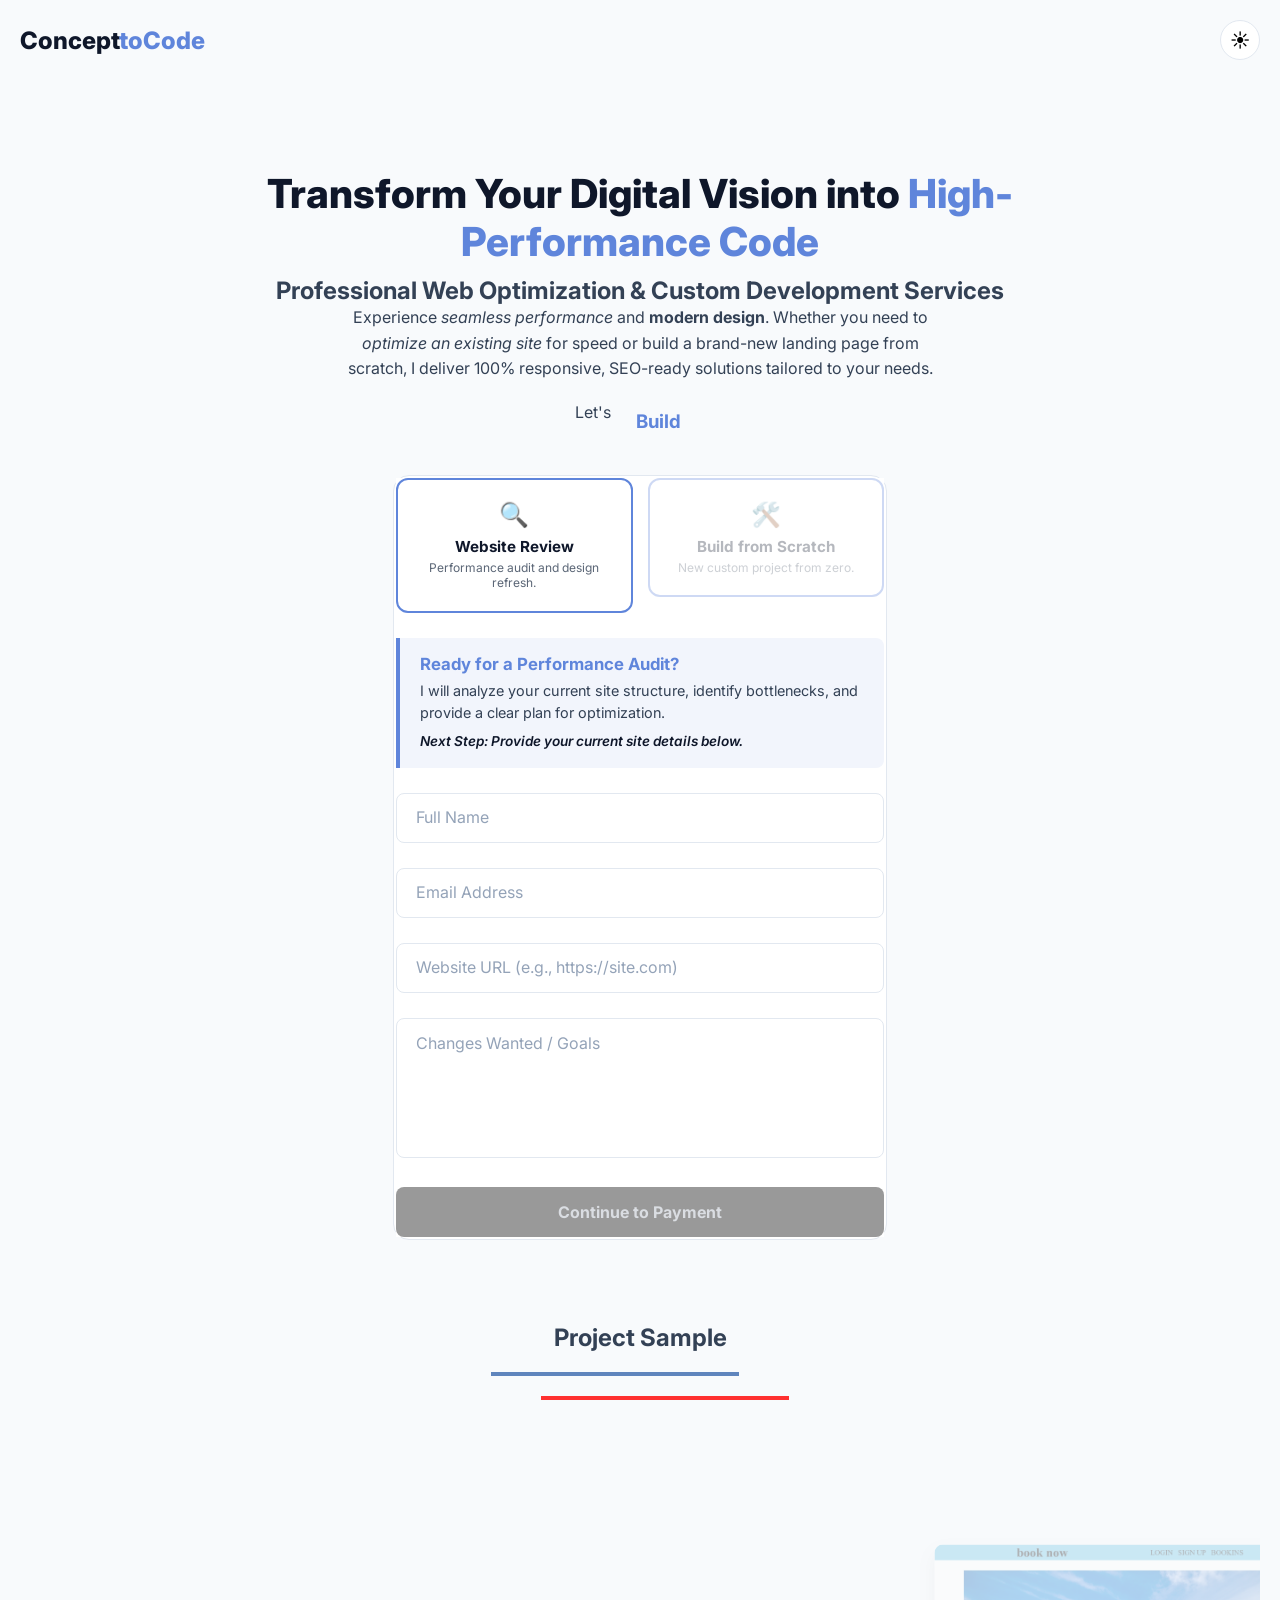
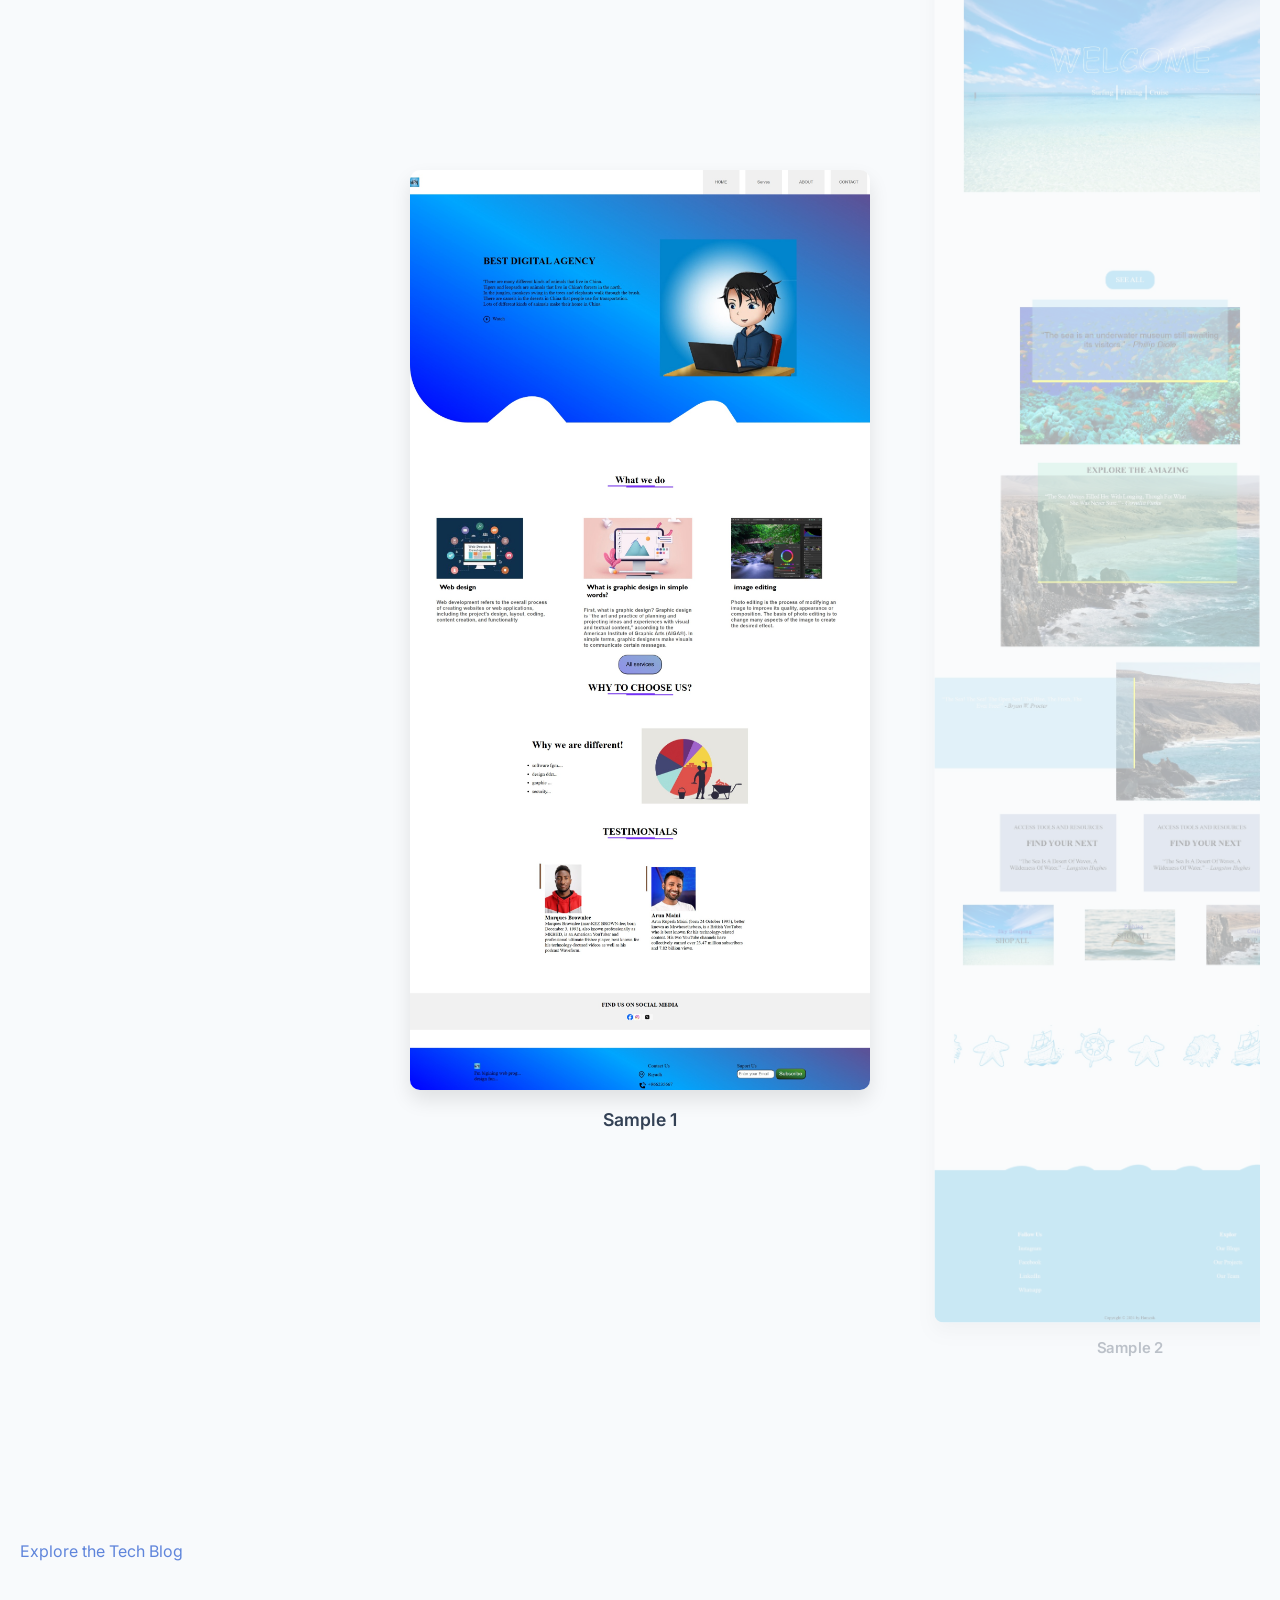
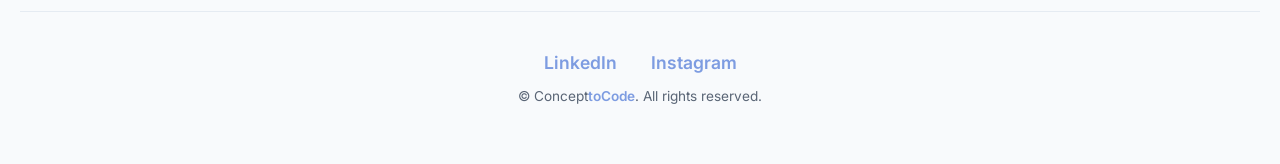
<file: index.html>
<!DOCTYPE html>
<html lang="en">

<head>
    <meta charset="UTF-8">
    <meta name="viewport" content="width=device-width, initial-scale=1.0">
    <title>Concept to Code | Web Performance & Development</title>
    
    <meta name="description" content="Professional web optimization and development services. Improve your HTML, CSS, and WordPress site performance.">
    <link rel="canonical" href="https://concept-to-code.onrender.com/">
    <meta name="google-site-verification" content="UwuhJ7MIzwfPzLMjFxO9iUl059d6YnelJ4u1yzM6uP0" />

    <meta property="og:type" content="website">
    <meta property="og:url" content="https://ctocweb.com/">
    <meta property="og:title" content="Concept to Code | Web Performance & Development">
    <meta property="og:description" content="Expert web optimization and custom development services to boost your site speed and user experience.">
    <meta property="og:image" content="https://ctocweb.com/tab-icon.png">
    
    <link rel="icon" type="image/png" href="tab-icon.png">
    <link rel="apple-touch-icon" href="tab-icon.png">
    <link href="https://fonts.googleapis.com/css2?family=Inter:wght@400;600;800&family=IBM+Plex+Sans+Arabic:wght@400;600;700&display=swap" rel="stylesheet">
    
    <link rel="stylesheet" href="styles.css">
    <script src="script.js" defer></script>
</head>
<body>

<nav>
    <div class="logo">Concept<span>toCode</span></div>
    
    <div class="nav-right">
        <div class="theme" id="theme-track-container">
            <button id="theme-icon-btn">☀️</button>
        </div>
    </div>
</nav>

<header class="welcome-section">
    <p class="abt" lang="ar" dir="rtl">بِسْمِ اللهِ الرَّحْمٰنِ الرَّحِيْمِ</h2>
    <h1>Transform Your Digital Vision into <span>High-Performance Code</span></h1>
    <h2>Professional Web Optimization & Custom Development Services</h2>
    <p>
        Experience <i>seamless performance</i> and <b>modern design</b>. Whether you need to <em>optimize an existing site</em> for speed or build a brand-new landing page from scratch, I deliver 100% responsive, SEO-ready solutions tailored to your needs. <br>
    </p>
    <span class="ss">Let's
        <span class="alter">
            <h3>build</h3>
            <h3>create</h3>
            <h3>innovate</h3>
        </span>
    </span>
</header>

<div class="form-wrapper">
    <div class="effect"></div>
<section class="form-container">
    <form id="mainForm" action="https://api.web3forms.com/submit" method="POST">
    <input type="hidden" name="access_key" value="347c16f5-f06c-457a-ad36-ebbf8584022c">

    <div id="step-1">
        <div id="phase-1-content">
            
            <div class="project-type-selection">
                <label class="type-card">
                    <input type="radio" name="projectType" value="review" checked onchange="togglePhase1Fields()">
                    <div class="card-content">
                         <span class="icon">🔍</span>
                        <h3>Website Review</h3> 
                        <p>Performance audit and design refresh.</p>
                    </div>
                </label>
                <label class="type-card">
                    <input type="radio" name="projectType" value="scratch" onchange="togglePhase1Fields()">
                    <div class="card-content">
                        <span class="icon">🛠️</span>
                        <h3>Build from Scratch</h3>
                        <p>New custom project from zero.</p>
                    </div>
                </label>
            </div>

            <div id="selection-message-container" class="selection-message hidden">
                <h4 id="selection-header"></h4>
                <p id="selection-body"></p>
                <p class="selection-cta" id="selection-cta"></p>
            </div>

            <div class="input-group">
                <input type="text" id="client-name" name="Client Name" class="input-field" placeholder=" " required oninput="validatePhase1()">
                <label>Full Name</label>
            </div>

            <div class="input-group">
                <input type="email" id="client-email" name="Email" class="input-field" placeholder=" " required oninput="validatePhase1()">
                <label>Email Address</label>
                <div class="email-btn-container">
                    <button type="button" class="quick-email-btn" onclick="appendEmailDomain('@gmail.com')">@gmail.com</button>
                    <button type="button" class="quick-email-btn" onclick="appendEmailDomain('@')">@</button>
                    <button type="button" class="quick-email-btn" onclick="appendEmailDomain('.com')">.com</button>
                </div>
            </div>

            <div id="fields-review">
                <div class="input-group">
                    <input type="url" id="current-url" name="Current_Website" class="input-field" placeholder=" " oninput="validatePhase1()">
                    <label>Website URL (e.g., https://site.com)</label>
                </div> 
                <div class="input-group">
                    <textarea id="changes-wanted" name="Changes_Wanted" class="input-field" placeholder=" " oninput="validatePhase1()"></textarea>
                    <label>Changes Wanted / Goals</label>
                </div>
            </div>

            <div id="fields-scratch" class="hidden">
                <div class="input-group">
                    <textarea id="project-details" name="Project_Details" class="input-field" placeholder=" " oninput="validatePhase1()"></textarea>
                    <label>Project Details / Industry</label>
                </div>
                <p class="text">
                    *Custom development pricing plans will be shown on the next step.
                </p>
            </div>

            <div id="next-btn-container" style="display: flex; justify-content: center; margin-top: 10px;">
                <button type="button" id="next-btn" class="btn-main" disabled onclick="expandForm()">
                    Continue to Payment
                </button>
            </div>

        </div> 
    </div>
    
    <div id="step-2" class="hidden">
        <div class="payment-tabs">
            <div id="tab-paypal" class="pay-tab active" onclick="switchPaymentMethod('paypal')">PayPal (Global)</div>
            <div id="tab-upi" class="pay-tab" onclick="switchPaymentMethod('upi')">UPI (India Only)</div>
        </div>

        <div class="input-group">
            <input type="text" id="discount-code" name="Discount_Code" class="input-field" placeholder=" " oninput="applyDiscount()">
            <label>Discount Code (Optional)</label>
        </div>

        <div id="flow-paypal">
            <div class="price-display">
                <span class="final-price" id="final-price-pp">$0</span>
            </div>
            <div class="input-group">
                <select id="package-paypal" name="Selected_Package_USD" class="input-field" onchange="applyDiscount(); validatePayPal();">
                    <option value="" disabled selected>Select Package</option>
                    <option value="45-html">HTML & CSS Speed Audit</option>
                    <option value="25-wp">WordPress Speed Audit</option>
					<option value="100">P2P Developer Review</option>
                </select>
                <label>Select Package</label>
            </div>
            <div id="improve-message-pp" class="improvement-text"></div>
            <button type="button" id="paypal-submit" class="btn-main paypal-yellow" disabled onclick="payWithPayPal()">Pay with PayPal</button>
        </div>

        <div id="flow-upi" class="hidden">
            <div class="price-display">
                <span class="final-price" id="final-price-upi">₹0</span>
            </div>
            <div class="input-group">
                <select id="package-upi" name="Selected_Package_INR" class="input-field" onchange="applyDiscount(); validateUPI();">
                    <option value="" disabled selected>Select Package</option>
                    <option value="2000-html">HTML & CSS Speed Audit (₹2000)</option>
                    <option value="2000-wp">WordPress Speed Audit (₹2000)</option>
                    <option value="8000">P2P Developer Review <!--(₹8000)--></option>
                </select>
                <label>Select Package</label>
            </div>
            <div id="improve-message" class="improvement-text"></div>
            
            <div class="qr-container">
                <div class="qr-frame">
                    <img src="googlepay_qr.png" alt="UPI QR Code" id="display-qr">
                </div>
                <p class="qr-text" style="text-align: center; margin-bottom: 10px; font-weight: 600;">Scan to pay with any UPI App</p>
                <div class="upi-copy-container" onclick="copyUPI()">
                    <span id="upi-id">hkamili97@okhdfcbank</span>
                    <span class="copy-hint">Copy ID</span>
                </div>
            </div>

            <div class="input-group">
                <input type="number" id="ref-number" name="UPI_Ref" class="input-field" placeholder=" " oninput="validateUPI()">
                <label>12-digit Transaction Ref Number</label>
            </div>
      
            <div style="padding: 15px; background: rgba(95, 133, 219, 0.1); border-radius: 8px; margin-bottom: 20px;">
                <p style="font-size: 0.85rem; color: var(--text);">
                    <strong style="color: var(--primary);">Note:</strong> Please enter the 12-digit reference number from your bank app to enable the confirmation button.
                </p>
            </div>
            
            <button type="button" id="upi-submit" class="btn-main" disabled onclick="submitFinalForm()">Confirm Payment</button>
        </div> 
        
        <button type="button" class="btn-cancel" onclick="cancelCheckout()">✖ Edit Project Details</button>
</div>
    </div>
</form>
</div>

<section class="portfolio" id="portfolio-container">
    <h1>Project Sample</h1>
    <hr style="border: 2px solid #5F85bd; width: 20%; margin-left: 38%">
	<hr style="border: 2px solid #ff3030; width: 20%; margin-top: 20px;  margin-left: 42%; margin-bottom: 20px;">
    <div class="slider-track" id="slider-track">
        <div class="pcard">
            <img src="sample 1.jpeg" alt="Website 1">
            <p>Sample 1</p>
        </div>

        <div class="pcard">
            <img src="sample 2.jpeg" alt="Website 2">
            <p>Sample 2</p>
        </div>
    </div>
</section>
</div>

<section class="blog-button">
    <a href="techblog.html" class="blog-button">Explore the Tech Blog</a>
</section>

<section class="temp">
<a href="techblog"><h2>Blog
</h2></a>
</section>

<footer>
    <div style="margin-bottom: 15px;">
        <a href="https://www.linkedin.com/in/hamzah-kamili-44a550247" target="_blank" rel="noopener noreferrer" style="color: var(--primary); text-decoration: none; font-weight: 600; margin: 0 15px; font-size: 1.1rem;">LinkedIn</a>
        
        <a href="https://www.instagram.com/design_web.hk" target="_blank" rel="noopener noreferrer" style="color: var(--primary); text-decoration: none; font-weight: 600; margin: 0 15px; font-size: 1.1rem;">Instagram</a>
    </div>
    
    <p>&copy; <span id="year"></span> Concept<span>toCode</span>. All rights reserved.</p>
</footer>

</body>
</html>
</file>
<file: styles.css>
/* --- 1. CSS VARIABLES & RESET --- */
* { 
    margin: 0; 
    padding: 0; 
    box-sizing: border-box; 
    font-family: 'Inter', 'IBM Plex Sans Arabic', sans-serif; 
}

@font-face{
  font-family: montserret;
  src: url("https://fonts.shopifycdn.com/montserrat/montserrat_n4.1d581f6d4bf1a97f4cbc0b88b933bc136d38d178.woff2?h1=cmFjaGVscGFyY2VsbC5jb20&h2=dnNycGMuYWNjb3VudC5teXNob3BpZnkuY29t&hmac=7cc46c8ee6adbe5ee5f4787bd9cc1b1abf4cb460bddd7af35b91729c5c37bbf4") format("woff2"),
       url("https://fonts.shopifycdn.com/montserrat/montserrat_n4.cfce41a967758ce5a9b7d48daeb5b028fd977a9b.woff?h1=cmFjaGVscGFyY2VsbC5jb20&h2=dnNycGMuYWNjb3VudC5teXNob3BpZnkuY29t&hmac=55c403500f19975b0da570d286a8a23b83d0d4bed9b4a87359d7c6716edd7743") format("woff");
  src: url("https://www.cdnfonts.com/audrey.font");

}
:root {font-weight: 400;
  font-style: normal;
  font-display: swap;
  src: url("https://fonts.shopifycdn.com/montserrat/montserrat_n4.1d581f6d4bf1a97f4cbc0b88b933bc136d38d178.woff2?h1=cmFjaGVscGFyY2VsbC5jb20&h2=dnNycGMuYWNjb3VudC5teXNob3BpZnkuY29t&hmac=7cc46c8ee6adbe5ee5f4787bd9cc1b1abf4cb460bddd7af35b91729c5c37bbf4") format("woff2"),
       url("https://fonts.shopifycdn.com/montserrat/montserrat_n4.cfce41a967758ce5a9b7d48daeb5b028fd977a9b.woff?h1=cmFjaGVscGFyY2VsbC5jb20&h2=dnNycGMuYWNjb3VudC5teXNob3BpZnkuY29t&hmac=55c403500f19975b0da570d286a8a23b83d0d4bed9b4a87359d7c6716edd7743") format("woff");
  src: url("https://www.cdnfonts.com/audrey.font");
}

::selection {
    background: #90b8f8; /* Kept your primary selection color */
    color: #0f172a;
}

:root {
    --bg: #f8fafc;
    --card-bg: #ffffff;
    --text: #334155;
    --heading: #0f172a;
    --primary: #5f85db;
    --border: #e2e8f0;
    --input-bg: #ffffff;
}

.dark-mode {
    --bg: #1a1c1e;
    --card-bg: #26282b;
    --text: #cbd5e1;
    --heading: #ffffff;
    --primary: #90b8f8;
    --border: #3f444d;
    --input-bg: #1e2023; 
}
.temp {display: none}
body {
    background-color: var(--bg);
    color: var(--text);
    transition: background 0.3s ease;
    display: flex;
    flex-direction: column;
    padding: 20px;
    min-height: 100vh;
}

/* --- 2. NAVIGATION --- */
nav { 
    width: 100%; 
    display: flex; 
    justify-content: space-between; 
    align-items: center; 
    margin-bottom: 40px; 
}

.logo { 
    font-weight: 800; 
    font-size: 1.5rem; 
    color: var(--heading); 
}

.logo span { 
    color: var(--primary); 
}

.theme button { 
    background: var(--card-bg); 
    border: 1px solid var(--border); 
    border-radius: 50%; 
    width: 40px; 
    height: 40px; 
    cursor: pointer; 
    font-size: 1.2rem; 
    display: flex; 
    align-items: center; 
    justify-content: center; 
    transition: all 0.2s ease;
}

.welcome-section {
    max-width: 800px;
    margin: 40px auto 20px;
    padding: 0 20px;
    text-align: center;
}

.welcome-section h1 {
    font-size: 2.5rem;
    font-weight: 800;
    color: var(--heading);
    margin-bottom: 10px;
    margin-top: 30px;
    line-height: 1.2;
}

.welcome-section h1 span {
    color: var(--primary);
}

.welcome-section .abt {
    display: none;
    font-size: 48px;
    font-weight: 700;
    color: var(--text);
    margin-bottom: 20px;
    opacity: 0.9;
}

@Media (max-width: 600px) {
.welcome-section .abt { font-size: 30px}

}
.welcome-section p {
    font-size: 1rem;
    line-height: 1.6;
    color: var(--text);
    max-width: 600px;
    margin: 0 auto;
}

.ss {
    height: 30px;
    display: flex;
    justify-content: center;
    margin: 20px auto;
    overflow: hidden;
}

.ss span h3 {
    color: var(--primary);
    padding: 3px;
}
.ss > .alter {
    text-transform: capitalize
    ;
    padding: 5px;
    animation: alter 6s infinite;
}


@keyframes alter { 
    0%   { transform: translateY(-10px);}
    16.67% { transform: translateY(-10px);/* Frame 1 */ }
    33.33% { transform: translateY(-10px);/* Frame 2 */ }
    50%    { transform: translateY(-37px);/* Frame 3 */ }
    66.67% { transform: translateY(-37px);/* Frame 4 */ }
    83.33% { transform: translateY(-70px);/* Frame 5 */ }
    93.33% { transform: translateY(-70px);/* Frame 5 */ }
    100%   { transform: translateY(-10px);/* Final state */ }
}

@Media (max-width: 600px) {
    .welcome-section h1 { font-size: 1.8rem; }
    .welcome-section h2 { font-size: 1rem; }
}

.effect { 
    position: absolute;
    top: 50%;
    left: 50%;
    width: 2000px;  /* Made huge to cover the expanding height of Step 2 */
    height: 2000px; /* Made huge to cover the corners */
    transform-origin: center; 
    /* Adjust the gradient colors to your liking */
    background: conic-gradient(from 0deg, transparent 70%, var(--primary) 100%);
    z-index: -1;
    animation: rotate 4s linear infinite;
    pointer-events: none;
    margin-top: -1000px; /* Half of height to center perfectly */
    margin-left: -1000px; /* Half of width to center perfectly */
    display: none;
}

@keyframes rotate {
    from { transform: rotate(0deg); }
    to { transform: rotate(360deg); }
}

/* --- 3. BACKGROUND EFFECTS --- */
.form-wrapper { 
    position: relative; 
    width: 100%; 
    max-width: 500px; 
    margin: 0 auto; 
    padding: 3px; 
    overflow: hidden; 
}


#step-1 {
    background-color: var(--card-bg);
}
/*.effect { 
    position: absolute;
    top: 50%;
    left: 50%;
    width: 32px; 
    height: 1000px; 
    transform-origin: center; 
    background: linear-gradient(rgba(95, 142, 225, 0.8) 32%, red 70%);
    z-index: -1;
    animation: rotate 5s linear infinite;
    pointer-events: none;
}

/* Ensure Step 2 inputs look white/active when visible */
#step-2 input, 
#step-2 select {
    background-color: var(--card-bg) !important;
    border-color: var(--border) !important;
}

/* Optional: Add a subtle glow to show Step 2 is active */
#step-2 {
    border: 1px solid var(--primary);
    box-shadow: 0 0 15px rgba(95, 133, 219, 0.1);
    border-radius: 12px;
    padding: 20px;
    margin-top: 20px;
}

@keyframes rotate {
    from { transform: translate(-50%, -50%) rotate(0deg); }
    to { transform: translate(-50%, -50%) rotate(360deg); }
}

/* --- 4. FORM CONTAINER --- */
.form-container {
    background-color: var(--card-bg); 
    padding: 2px;
    border-radius: 16px;
    border: 1px solid var(--border);
    position: relative;
    margin: 0 auto;
    z-index: 1;
}

.form{
    background-color: white;
}

.form-wrapper {
    height: fit-content;
}
/* --- 5. PROJECT SELECTION CARDS --- */
.project-type-selection { 
    display: grid; 
    grid-template-columns: 1fr 1fr; 
    gap: 15px; 
    margin-bottom: 25px; 
}

/* Styling for cards that are NOT selected */
.type-card input:not(:checked) + .card-content {
    background: var(--input-bg);
    border-color: var(--border);
    opacity: 0.3; /* Optional: makes inactive cards look 'faded' */
    transform: scale(1);
    box-shadow: none;
}

.type-card input[value="scratch"] + .card-content{
    border: var(--primary) 2px solid;
}

.type-card input[value="review"] + .card-content{
    border: var(--primary) 2px solid;

}

.type-card { cursor: pointer; }
.type-card input { display: none; }

.card-content { 
    background: var(--input-bg);
    padding: 20px 15px; 
    margin: auto;
    border: 2px solid var(--border); 
    border-radius: 12px; 
    text-align: center; 
    transition: all 0.2s ease; 
}

.card-content .icon { font-size: 1.5rem; display: block; margin-bottom: 8px; }
.card-content h3 { font-size: 0.95rem; color: var(--heading); margin-bottom: 4px; }
.card-content p { font-size: 0.75rem; opacity: 0.8; line-height: 1.3; }

/* --- 6. FLOATING LABELS & INPUTS --- */
.input-group { 
    position: relative; 
    margin-bottom: 25px; 
}

.input-field { 
    width: 100%; 
    padding: 14px 15px; 
    background: var(--input-bg); 
    border: 1px solid var(--border); 
    border-radius: 8px; 
    color: var(--heading); 
    outline: none; 
    font-size: 1rem; 
    transition: all 0.3s ease; 
}

.input-field:focus { 
    border-color: var(--primary); 
}

/* Remove Number Input Spinners */
input::-webkit-outer-spin-button,
input::-webkit-inner-spin-button {
    -webkit-appearance: none;
    margin: 0;
}
input[type=number] {
    -moz-appearance: textfield;
}

/* Base label state perfectly centered */
.input-group label { 
    position: absolute; 
    left: 15px; 
    top: 24px; 
    transform: translateY(-50%); 
    color: #94a3b8; 
    pointer-events: none; 
    transition: all 0.2s ease; 
    background: var(--input-bg); 
    padding: 0 5px; 
    font-size: 1rem;
}

/* Floating label active state */
.input-field:focus + label, 
.input-field:not(:placeholder-shown) + label { 
    top: 0 !important; 
    font-size: 0.75rem; 
    color: var(--primary); 
    font-weight: 700; 
    transform: translateY(-50%);
}

/* Textarea specifics */
textarea.input-field { 
    min-height: 140px; 
    padding-top: 18px; 
    resize: none; 
}

textarea.input-field + label {
    top: 25px; 
}

textarea.input-field:focus + label, 
textarea.input-field:not(:placeholder-shown) + label {
    top: 0 !important;
}

/* Quick Email Buttons */
.email-btn-container {
    display: none;
    gap: 8px;
    margin-top: 8px; 
}

.quick-email-btn {
    background: var(--card-bg);
    border: 1px solid var(--border);
    color: var(--text);
    padding: 6px 12px;
    border-radius: 6px;
    font-size: 0.75rem;
    font-weight: 600;
    cursor: pointer;
    transition: all 0.2s ease;
}

.quick-email-btn:hover {
    background: rgba(144, 184, 248, 0.1);
    border-color: var(--primary);
    color: var(--primary);
}

/* --- 7. BUTTONS --- */
.btn-main { 
    width: 100%; 
    padding: 15px; 
    background: var(--primary); 
    color: #fff; 
    border: none; 
    border-radius: 8px; 
    font-weight: 700; 
    cursor: pointer; 
    font-size: 1rem;
    transition: all 0.2s ease;
}

.btn-main:hover { opacity: 0.9; transform: translateY(-1px); }

.btn-cancel { 
    background: none; 
    border: none; 
    color: var(--text); 
    width: 100%; 
    margin-top: 15px; 
    cursor: pointer; 
    font-size: 0.9rem; 
    opacity: 0.7;
    display: none !important;
}

.hidden { display: none !important; }

.disabled-btn {
    opacity: 0.5;
    cursor: not-allowed;
    filter: grayscale(1);
}

/* --- 8. PAYMENT & PREVIEW SECTION --- */
#payment-section {
    animation: expandFade 0.4s ease-out forwards;
    border-top: 1px solid var(--border);
    margin-top: 25px;
    padding-top: 25px;
}

@keyframes expandFade {
    from { opacity: 0; transform: translateY(-10px); }
    to { opacity: 1; transform: translateY(0); }
}

.price-display {
    text-align: center;
    margin-bottom: 20px;
}

.old-price {
    text-decoration: line-through;
    color: #94a3b8;
    font-size: 1.1rem;
    margin-bottom: -5px;
    display: block;
}

.final-price {
    margin-top: 20px;
    font-size: 2.5rem;
    font-weight: 800;
    color: var(--primary);
    display: block;
}

.discount-status {
    font-size: 0.8rem;
    margin-top: -15px;
    margin-bottom: 15px;
    height: 12px;
    font-weight: 600;
}

#discount-msg {
    font-size: 0.85rem;
    min-height: 1.2rem;
}
/* --- Dynamic Selection Message --- */
.selection-message {
    background: rgba(95, 133, 219, 0.08); 
    border-left: 4px solid var(--primary);
    padding: 16px 20px;
    margin-bottom: 25px;
    border-radius: 0 8px 8px 0;
    animation: fadeIn 0.3s ease-out; 
}

.selection-message h4 {
    color: var(--primary);
    font-size: 1.05rem;
    margin-bottom: 6px;
    font-weight: 700;
}

.selection-message p {
    font-size: 0.9rem;
    color: var(--text);
    line-height: 1.5;
    margin-bottom: 8px;
}

.selection-message .selection-cta {
    font-weight: 600;
    font-size: 0.85rem;
    color: var(--heading);
    margin-bottom: 0;
    font-style: italic;
}

@keyframes fadeIn {
    from { opacity: 0; transform: translateY(-8px); }
    to { opacity: 1; transform: translateY(0); }
}
.payment-tabs { 
    display: flex; 
    gap: 10px; 
    margin: 25px 0; 
}

.pay-tab { 
    flex: 1; 
    text-align: center; 
    padding: 12px; 
    border: 1px solid var(--border); 
    border-radius: 8px; 
    cursor: pointer; 
    font-weight: 600; 
    background: var(--input-bg);
    transition: 0.3s;
}

.pay-tab.active { 
    border-color: var(--primary); 
    color: var(--primary); 
    background: rgba(144, 184, 248, 0.1); 
}

.qr-frame {
    background-color: var(--card-bg); 
    display: flex;
    margin: 10px auto; 
    padding: 10px;
    border-radius: 8px;
}

.qr-frame img {
    height: 240px; 
    margin: 10px auto;
}

/* Consolidated UPI Copy Box */
.upi-copy-container {
    cursor: pointer;
    display: flex;
    justify-content: space-between;
    align-items: center;
    background: var(--input-bg); 
    padding: 14px 15px;
    border: 1px dashed var(--primary); 
    border-radius: 8px;
    margin: 15px auto;
    transition: all 0.2s ease;
}

.upi-copy-container:hover {
    background: rgba(144, 184, 248, 0.05);
    border-style: solid;
}

.upi-copy-container:active {
    transform: scale(0.98);
}

#upi-id {
    display: flex;
    justify-content: center;
    font-family: 'Inter', monospace;
    font-weight: 600;
    color: var(--heading);
    font-size: 0.9rem;
}

.copy-hint {
    font-size: 0.7rem;
    background: var(--primary);
    color: white;
    padding: 4px 10px;
    border-radius: 6px;
    font-weight: 700;
    text-transform: uppercase;
    transition: background 0.3s ease;
}

.improvement-text {
    display: none;
    margin-bottom: 20px;
    font-size: 0.85rem;
    color: var(--primary);
    text-align: center;
    background: rgba(144, 184, 248, 0.1);
    padding: 30px;
    border-left: 5px solid var(--primary);
    border-radius: 8px;
    border: 1px solid var(--border);
    line-height: 1.4;
}

/* Cleaned up PayPal button */
.paypal-yellow {
    background: #ffc439 !important;
    color: #003087 !important;
    border: none !important;
    font-weight: 800 !important;
    font-size: 1.1rem;
    display: flex;
    align-items: center;
    justify-content: center;
    gap: 8px;
    margin-top: 10px;
}

.paypal-yellow:hover {
    background: #f2ba36 !important;
}

/* Grayish / Disabled state for Step 1 */
.step-disabled {
    filter: grayscale(100%);
    opacity: 0.6;
    pointer-events: none; /* Disables all clicks and typing */
    user-select: none;
    cursor: not-allowed;
    transition: all 0.4s ease;
}

.step-disabled input, 
.step-disabled select, 
.step-disabled textarea {
    background-color: var(--bg) !important;
    border-color: var(--border) !important;
}

/* The main window the user looks through */
.portfolio {
    width: 100%;
    overflow: hidden; /* Hides the cards that spill off the screen */
    position: relative;
    padding: 60px 0; 
}


.portfolio h1{
    margin: 20px auto;
    text-align: center;
    color: var(--text);
}
/* The long track that actually moves side to side */
.slider-track {
    display: flex;
    align-items: center;
    gap: 30px; /* Space between cards */
    width: max-content; /* Allows track to be as wide as all cards combined */
    transition: transform 0.6s cubic-bezier(0.25, 1, 0.5, 1); /* Smoother sliding animation */
}

/* Individual Cards */
.pcard {
    position: relative;
    width: 460px; /* Fixed width */
    flex-shrink: 0; /* Prevents flexbox from squishing the cards */
    opacity: 0.3; 
    transform: scale(0.85); 
    transition: opacity 0.6s ease, transform 0.6s ease;
    text-align: center;
}

/* The Highlighted Center Card */
.pcard.active {
    opacity: 1;
    transform: scale(1);
    z-index: 2;
}

.pcard img {
    width: 100%;
    border-radius: 10px;
    box-shadow: 0 10px 20px rgba(0,0,0,0.1); /* Adds depth to match a premium look */
}

.pcard p {
    margin-top: 15px;
    font-weight: 600;
    font-size: 1.1rem;
}


footer {
    text-align: center;
    padding: 40px 20px;
    margin-top: 50px;
    border-top: 1px solid var(--border);
    color: var(--text);
    font-size: 0.85rem;
    opacity: 0.8;
}

footer span {
    color: var(--primary);
    font-weight: 600;
}

/* Essential Visibility & State Rules */
.hidden {
    display: none !important;
}

/* Fix for disabled buttons */
.btn-main:disabled {
    background: gray !important;
    color: #d1d5db !important; /* light gray text */
    cursor: not-allowed;
    filter: none; /* Removing grayscale so the gray background pops cleanly */
    opacity: 0.8;
}


.text {
    margin: 15px 0;
    font-size: 0.85rem;
    color: var(--primary);
    text-align: center;
    background: rgba(144, 184, 248, 0.1);
    padding: 15px;
    border-left: 5px solid var(--primary);
    border-radius: 8px;
    line-height: 1.4;
}
.improvement-text {
    display: none; /* Hidden by default, shown via JS */
    margin: 15px 0;
    font-size: 0.85rem;
    color: var(--primary);
    text-align: center;
    background: rgba(144, 184, 248, 0.1);
    padding: 15px;
    border-left: 5px solid var(--primary);
    border-radius: 8px;
    line-height: 1.4;
}

/* Add/Replace this in your styles.css */
.btn-cancel { 
    background: rgba(218, 48, 48, 0.78); 
    border: 2px solid red;
    color: var(--text); 
    width: 100%; 
    margin-top: 15px; 
    cursor: pointer; 
    font-size: 0.9rem; 
    opacity: 0.7;
    padding: 10px;
    transition: opacity 0.2s;
    display: block !important; /* Ensures it overrides the 'none' rule */
}
/*
.btn-cancel:hover {
    opacity: 1;
    text-decoration: underline;
}

.blog-button {
    display: flex;
    bordor: #2563EB 2px dotted; /* Royal blue */
    color: var(--text);
    text-align: center;
    margin: 12px auto;
    border-radius: 8px;
    text-decoration: none;
    font-weight: 600;
    font-size: 1.1rem;
    transition: all 0.3s ease;
    border: 2px solid transparent;
}

.blog-button:hover {
    transform: translateY(-2px);
    box-shadow: 0 4px 12px rgba(37, 99, 235, 0.25);
}
*/
.blog-button {
    display: inline-flex;
    align-items: center;
    gap: 12px;
    padding: 10px 16px;
    margin: 12px auto;
    color: var(--primary);
    background: transparent;
    border-radius: 8px;
    text-decoration: none;
    font-weight: 600;
    font-size: 1.1rem;
    transition: all 0.3s ease;
}
.blog-button a {
   text-decoration: none;
   color: var(--primary);

.blog-button::after {
    content: "→";
    display: inline-flex;
    align-items: center;
    justify-content: center;
    width: 32px;
    height: 32px;
    border: 2px dotted var(--primary);
    border-radius: 4px;
    font-size: 1.1rem;
    transition: transform 0.3s ease, background 0.3s ease, color 0.3s ease;
}

.blog-button:hover {
    transform: translateY(-2px);
}

.blog-button:hover::after {
    background: var(--primary);
    color: #ffffff;
    transform: translateX(3px);
}

/* Dark mode adjustment 
@media (prefers-color-scheme: dark) {
    .blog-button {
        background-color: transparent;
        color: yellow;
        border-color: yellow;
    }
    .blog-button:hover {
        background-color: rgba(255, 255, 0, 0.1);
    }
}
</file>
